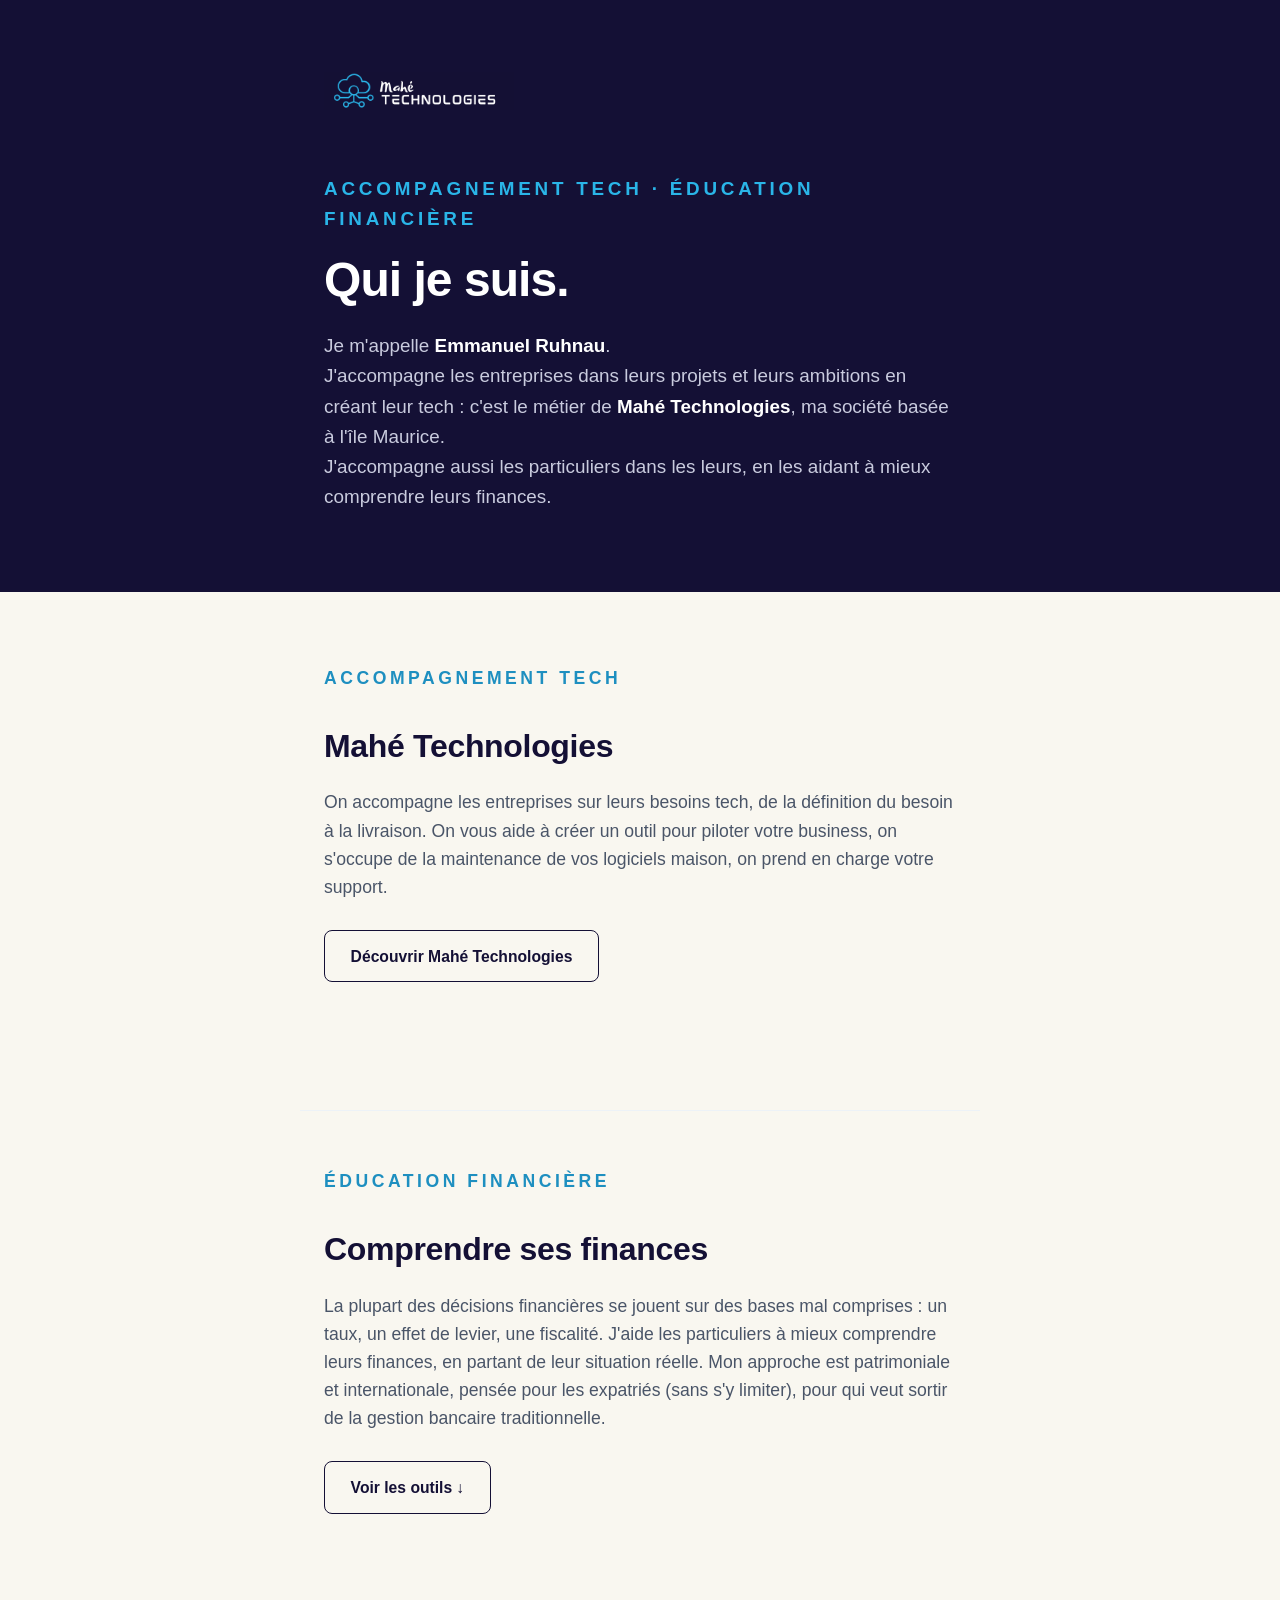
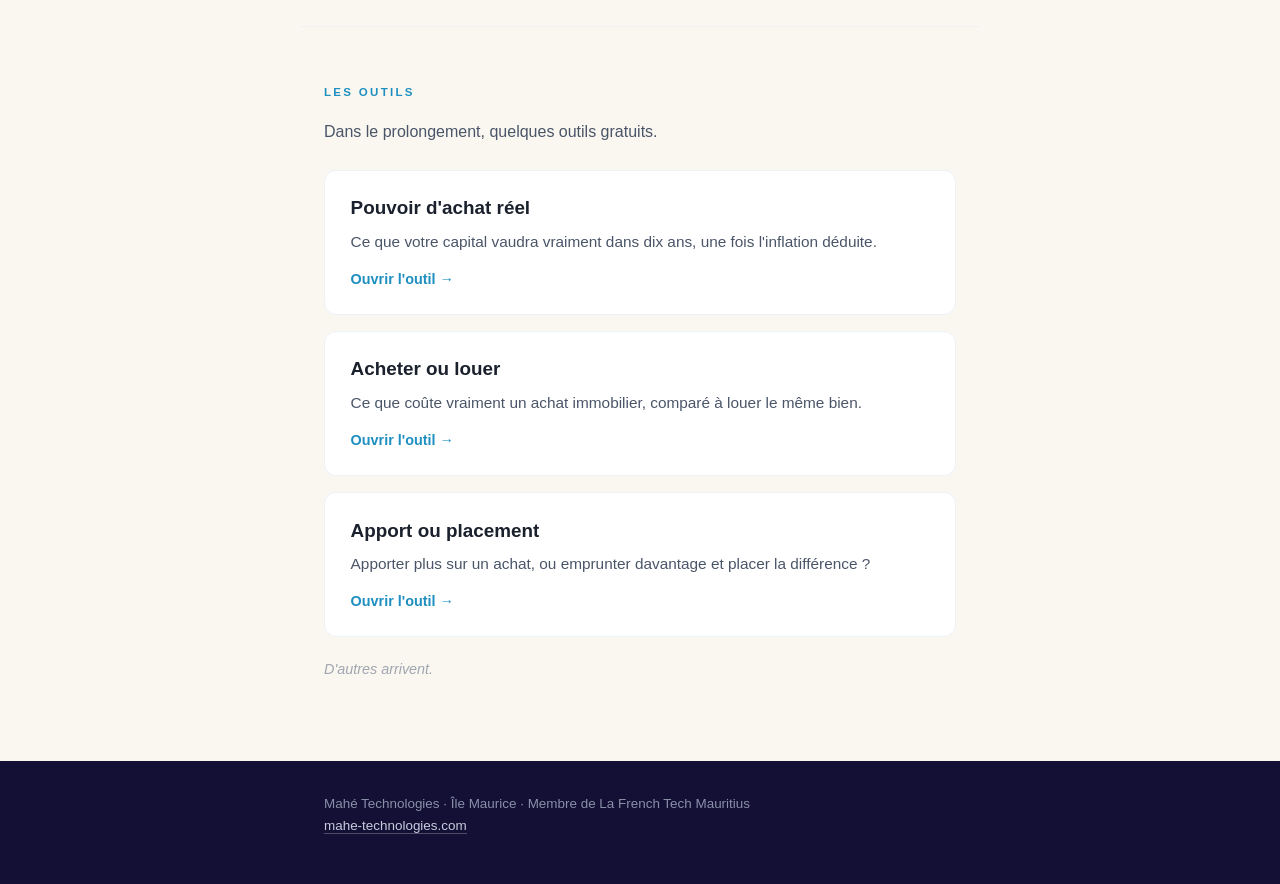
<file: index.html>
<!DOCTYPE html>
<html lang="fr">
<head>
<meta charset="UTF-8">
<meta name="viewport" content="width=device-width, initial-scale=1.0">
<title>Emmanuel Ruhnau · Accompagnement tech et éducation financière</title>
<meta name="description" content="Emmanuel Ruhnau, dirigeant de Mahé Technologies. Accompagnement tech et éducation financière.">
<link rel="icon" type="image/png" href="[data-uri]">
<style>
  :root{
    --nuit:#141035;
    --electrique:#2AB5E8;
    --electrique-d:#1E8FC0;
    --casse:#F9F7F0;
    --blanc:#FFFFFF;
    --anthracite:#1A202C;
    --gris:#4A5568;
    --gris-clair:#EDF2F7;
  }
  *{box-sizing:border-box;margin:0;padding:0}
  html{scroll-behavior:smooth}
  body{
    font-family:"Segoe UI",Roboto,-apple-system,BlinkMacSystemFont,sans-serif;
    color:var(--anthracite);background:var(--casse);line-height:1.6;
    -webkit-font-smoothing:antialiased;
  }
  .col{width:100%;max-width:680px;margin:0 auto;padding:0 1.5rem}
  .eyebrow{font-size:.72rem;font-weight:700;letter-spacing:.2em;text-transform:uppercase;margin-bottom:1.1rem}

  /* HERO sombre — le coeur */
  .hero{background:var(--nuit);color:var(--blanc);padding:clamp(2.5rem,7vw,4.5rem) 0 clamp(3rem,8vw,5rem)}
  .hero img.logo{height:38px;width:auto;margin-bottom:clamp(2.5rem,7vw,4rem);display:block}
  .hero .eyebrow{color:var(--electrique)}
  .hero h1{font-size:clamp(1.9rem,5.5vw,3rem);font-weight:700;line-height:1.15;letter-spacing:-.02em;color:var(--blanc);margin-bottom:1.5rem}
  .hero p{font-size:clamp(1.02rem,2.6vw,1.18rem);color:#C9CBDE;max-width:37em}
  .hero p strong{color:var(--blanc);font-weight:600}

  /* MAHE clair — le coeur (volet tech) */
  .mahe{background:var(--casse);padding:clamp(3rem,8vw,4.5rem) 0}
  .mahe .eyebrow{color:var(--electrique-d)}
  .mahe h2{font-size:clamp(1.5rem,4.2vw,2rem);font-weight:700;color:var(--nuit);margin-bottom:1rem;letter-spacing:-.01em}
  .mahe p{color:var(--gris);max-width:38em;margin-bottom:1.8rem;font-size:clamp(1rem,2.4vw,1.1rem)}
  .btn{display:inline-block;text-decoration:none;color:var(--nuit);border:1.5px solid var(--nuit);border-radius:8px;padding:.8rem 1.6rem;font-weight:600;font-size:.98rem;transition:background .18s ease,color .18s ease}
  .btn:hover,.btn:focus-visible{background:var(--nuit);color:var(--blanc);outline:none}

  /* EDUCATION clair — le coeur (volet finance) */
  .edu{background:var(--casse);padding:clamp(2.5rem,6vw,3.5rem) 0}
  .edu .col{border-top:1px solid var(--gris-clair);padding-top:clamp(2.5rem,6vw,3.5rem)}
  .edu .eyebrow{color:var(--electrique-d)}
  .edu h2{font-size:clamp(1.5rem,4.2vw,2rem);font-weight:700;color:var(--nuit);margin-bottom:1rem;letter-spacing:-.01em}
  .edu p{color:var(--gris);max-width:38em;margin-bottom:1.8rem;font-size:clamp(1rem,2.4vw,1.1rem)}

  /* OUTILS clair — annexe, en bas */
  .tools{background:var(--casse);padding:clamp(2.5rem,6vw,3.5rem) 0 clamp(3rem,8vw,5rem)}
  .tools .col{border-top:1px solid var(--gris-clair);padding-top:clamp(2.5rem,6vw,3.5rem)}
  .tools .eyebrow{color:var(--electrique-d)}
  .tools .lead{color:var(--gris);font-size:1rem;margin-bottom:1.6rem;max-width:38em}
  .card{display:block;text-decoration:none;background:var(--blanc);border:1px solid var(--gris-clair);border-radius:12px;padding:1.4rem 1.6rem;margin-bottom:1rem;transition:transform .18s ease,box-shadow .18s ease,border-color .18s ease}
  .card:hover,.card:focus-visible{transform:translateY(-3px);border-color:var(--electrique);box-shadow:0 12px 28px rgba(20,16,53,.10);outline:none}
  .card h3{font-size:1.18rem;font-weight:700;color:var(--anthracite);margin-bottom:.4rem}
  .card p{color:var(--gris);font-size:.96rem;max-width:40em}
  .card .go{display:inline-block;margin-top:.85rem;color:var(--electrique-d);font-weight:600;font-size:.9rem}
  .soon{color:#A0A6B0;font-size:.9rem;margin-top:1.3rem;font-style:italic}

  /* FOOTER */
  footer{background:var(--nuit);color:#8A8FA8;padding:2rem 0 3rem;font-size:.84rem}
  footer a{color:#C9CBDE;text-decoration:none;border-bottom:1px solid rgba(255,255,255,.25)}
  footer a:hover{color:var(--electrique);border-color:var(--electrique)}

  :focus-visible{outline:2px solid var(--electrique);outline-offset:3px}
  @media (prefers-reduced-motion:reduce){*{transition:none!important;scroll-behavior:auto!important}}
</style>
</head>
<body>

  <section class="hero">
    <div class="col">
      <img class="logo" src="[data-uri]" alt="Mahé Technologies">
      <p class="eyebrow">Accompagnement tech · Éducation financière</p>
      <h1>Qui je suis.</h1>
      <p>Je m'appelle <strong>Emmanuel Ruhnau</strong>. <br />J'accompagne les entreprises dans leurs projets et leurs ambitions en créant leur tech : c'est le métier de <strong>Mahé Technologies</strong>, ma société basée à l'île Maurice. <br /> J'accompagne aussi les particuliers dans les leurs, en les aidant à mieux comprendre leurs finances.</p>
    </div>
  </section>

  <section class="mahe">
    <div class="col">
      <p class="eyebrow">Accompagnement tech</p>
      <h2>Mahé Technologies</h2>
      <p>On accompagne les entreprises sur leurs besoins tech, de la définition du besoin à la livraison. On vous aide à créer un outil pour piloter votre business, on s'occupe de la maintenance de vos logiciels maison, on prend en charge votre support.</p>
      <a class="btn" href="https://www.mahe-technologies.com" target="_blank" rel="noopener">Découvrir Mahé Technologies</a>
    </div>
  </section>

  <section class="edu">
    <div class="col">
      <p class="eyebrow">Éducation financière</p>
      <h2>Comprendre ses finances</h2>
      <p>La plupart des décisions financières se jouent sur des bases mal comprises : un taux, un effet de levier, une fiscalité. J'aide les particuliers à mieux comprendre leurs finances, en partant de leur situation réelle. Mon approche est patrimoniale et internationale, pensée pour les expatriés (sans s'y limiter), pour qui veut sortir de la gestion bancaire traditionnelle.</p>
      <a class="btn" href="#outils">Voir les outils ↓</a>
    </div>
  </section>

  <section class="tools" id="outils">
    <div class="col">
      <p class="eyebrow">Les outils</p>
      <p class="lead">Dans le prolongement, quelques outils gratuits. </p>

      <a class="card" href="./pouvoir-achat/">
        <h3>Pouvoir d'achat réel</h3>
        <p>Ce que votre capital vaudra vraiment dans dix ans, une fois l'inflation déduite.</p>
        <span class="go">Ouvrir l'outil →</span>
      </a>

      <a class="card" href="./acheter-ou-louer/">
        <h3>Acheter ou louer</h3>
        <p>Ce que coûte vraiment un achat immobilier, comparé à louer le même bien.</p>
        <span class="go">Ouvrir l'outil →</span>
      </a>

      <a class="card" href="./apport-ou-placement/">
        <h3>Apport ou placement</h3>
        <p>Apporter plus sur un achat, ou emprunter davantage et placer la différence ?</p>
        <span class="go">Ouvrir l'outil →</span>
      </a>

      <p class="soon">D'autres arrivent.</p>
    </div>
  </section>

  <footer>
    <div class="col">
      Mahé Technologies · Île Maurice · Membre de La French Tech Mauritius<br>
      <a href="https://www.mahe-technologies.com" target="_blank" rel="noopener">mahe-technologies.com</a>
    </div>
  </footer>

</body>
</html>
</file>
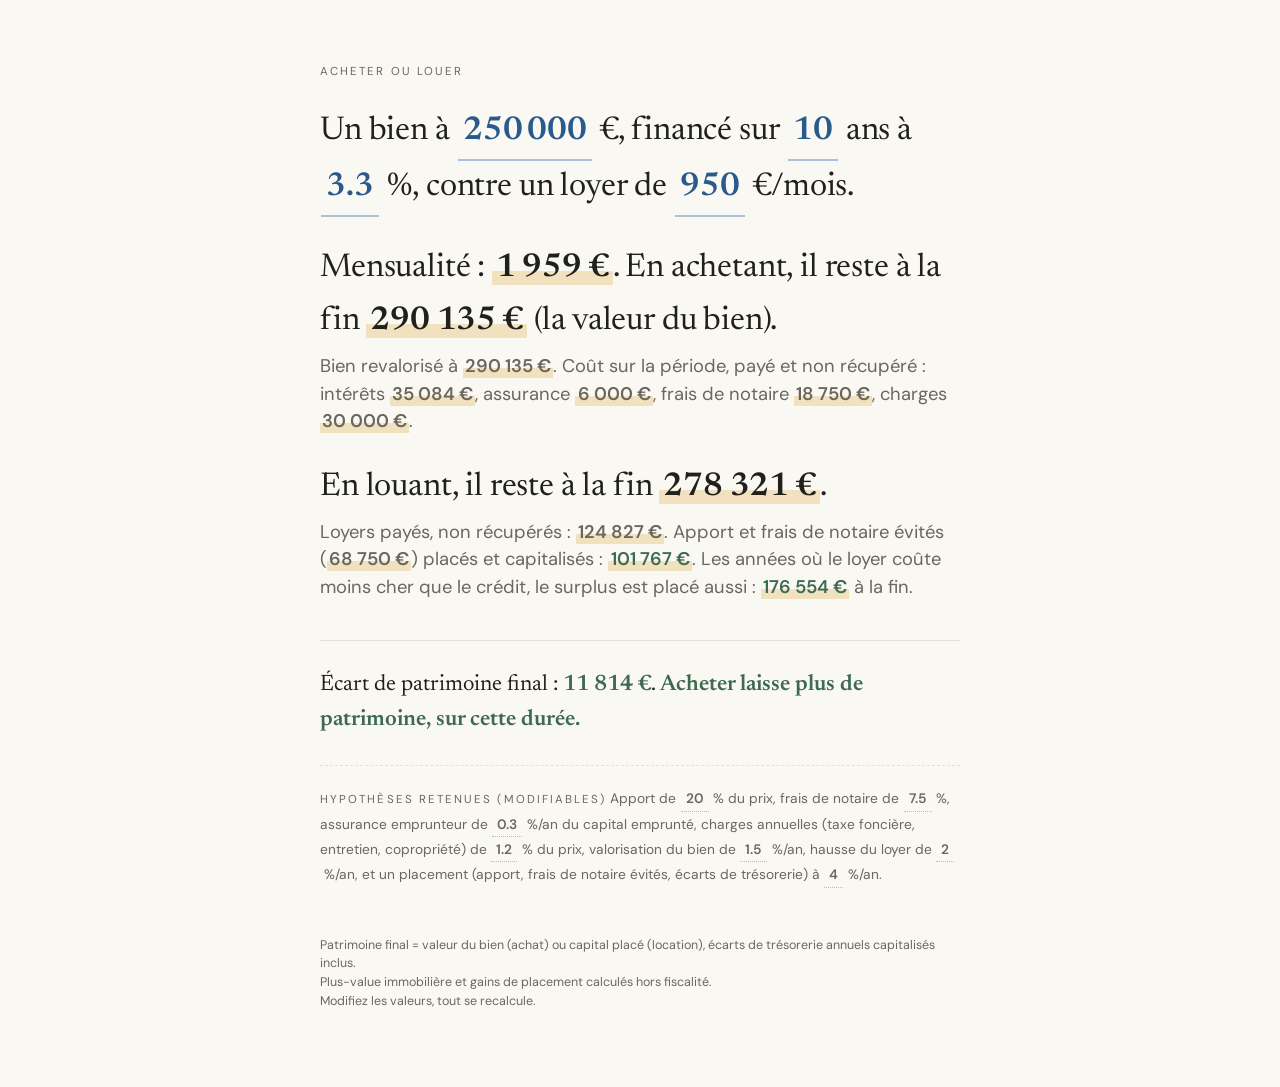
<file: acheter-ou-louer/index.html>
<!DOCTYPE html>
<html lang="fr">
<head>
<meta charset="UTF-8">
<meta name="viewport" content="width=device-width, initial-scale=1.0">
<title>Vaut-il mieux acheter ou louer ?</title>
<meta name="description" content="Acheter ou louer ce logement : ce qu'il reste sur le compte à la fin, dans les deux cas. Valeur du bien ou capital placé, en une phrase.">
<link rel="preconnect" href="https://fonts.googleapis.com">
<link rel="preconnect" href="https://fonts.gstatic.com" crossorigin>
<link href="https://fonts.googleapis.com/css2?family=Newsreader:ital,opsz,wght@0,6..72,400;0,6..72,500;0,6..72,600;1,6..72,400&family=DM+Sans:wght@400;500&display=swap" rel="stylesheet">
<link rel="stylesheet" href="../assets/outils.css">
</head>
<body>
  <main class="wrap">
    <p class="eyebrow">Acheter ou louer</p>

    <p class="statement">
      Un bien à
      <input class="fill" id="prix" inputmode="decimal" aria-label="Prix du bien en euros" value="250000">&nbsp;€,
      financé sur
      <input class="fill" id="n" inputmode="numeric" aria-label="Durée en années" value="10">&nbsp;ans
      à
      <input class="fill" id="rc" inputmode="decimal" aria-label="Taux du crédit en pourcent" value="3.3">&nbsp;%,
      contre un loyer de
      <input class="fill" id="loyer" inputmode="decimal" aria-label="Loyer mensuel en euros" value="950">&nbsp;€/mois.
    </p>

    <p class="statement">
      Mensualité : <span class="answer" id="mensualite">0&nbsp;€</span>.
      En achetant, il reste à la fin <span class="answer" id="patrimoineAchat">0&nbsp;€</span> (la valeur du bien).
      <small class="detail">Bien revalorisé à <span class="answer" id="valeurBien">0&nbsp;€</span>. Coût sur la période, payé et non récupéré : intérêts <span class="answer" id="interets">0&nbsp;€</span>, assurance <span class="answer" id="assurance">0&nbsp;€</span>, frais de notaire <span class="answer" id="notaire">0&nbsp;€</span>, charges <span class="answer" id="charges">0&nbsp;€</span>. <span id="buySideWrap">Les années où le crédit coûte moins cher que le loyer, le surplus est placé : <span class="answer is-gain" id="buySideFV">0&nbsp;€</span> à la fin.</span></small>
    </p>

    <p class="statement">
      En louant, il reste à la fin <span class="answer" id="patrimoineLocation">0&nbsp;€</span>.
      <small class="detail">Loyers payés, non récupérés : <span class="answer" id="totalLoyers">0&nbsp;€</span>. Apport et frais de notaire évités (<span class="answer" id="capitalInitial">0&nbsp;€</span>) placés et capitalisés : <span class="answer is-gain" id="k0FV">0&nbsp;€</span>. <span id="rentSideWrap">Les années où le loyer coûte moins cher que le crédit, le surplus est placé aussi : <span class="answer is-gain" id="rentSideFV">0&nbsp;€</span> à la fin.</span></small>
    </p>

    <p class="verdict" id="verdict">
      Écart de patrimoine final : <span class="num" id="delta">0&nbsp;€</span>. <b id="line">Ça se neutralise.</b>
    </p>

    <p class="assumptions">
      <span class="eyebrow">Hypothèses retenues (modifiables)</span>
      Apport de <input class="fill-sub" id="apportPct" inputmode="decimal" aria-label="Apport en pourcent du prix" value="20">&nbsp;% du prix,
      frais de notaire de <input class="fill-sub" id="notairePct" inputmode="decimal" aria-label="Frais de notaire en pourcent" value="7.5">&nbsp;%,
      assurance emprunteur de <input class="fill-sub" id="assurancePct" inputmode="decimal" aria-label="Assurance emprunteur en pourcent par an" value="0.3">&nbsp;%/an du capital emprunté,
      charges annuelles (taxe foncière, entretien, copropriété) de <input class="fill-sub" id="chargesPct" inputmode="decimal" aria-label="Charges annuelles en pourcent du prix" value="1.2">&nbsp;% du prix,
      valorisation du bien de <input class="fill-sub" id="valorPct" inputmode="decimal" aria-label="Valorisation annuelle en pourcent" value="1.5">&nbsp;%/an,
      hausse du loyer de <input class="fill-sub" id="loyerIdxPct" inputmode="decimal" aria-label="Revalorisation du loyer en pourcent" value="2">&nbsp;%/an,
      et un placement (apport, frais de notaire évités, écarts de trésorerie) à <input class="fill-sub" id="altPct" inputmode="decimal" aria-label="Rendement alternatif en pourcent" value="4">&nbsp;%/an.
    </p>

    <p class="foot">
      Patrimoine final = valeur du bien (achat) ou capital placé (location), écarts de trésorerie annuels capitalisés inclus.<br>
      Plus-value immobilière et gains de placement calculés hors fiscalité.<br>
      Modifiez les valeurs, tout se recalcule.
    </p>
  </main>

  <span id="measure" aria-hidden="true"></span>

<script>
(function(){
  const eur = new Intl.NumberFormat('fr-FR',{style:'currency',currency:'EUR',maximumFractionDigits:0,minimumFractionDigits:0});
  const eurSigned = (x)=> (x>=0?'+':'−') + eur.format(Math.abs(x));
  const grp = new Intl.NumberFormat('fr-FR',{maximumFractionDigits:2});

  const prix=document.getElementById('prix'), n=document.getElementById('n'), rc=document.getElementById('rc'),
        loyer=document.getElementById('loyer'), apportPct=document.getElementById('apportPct'),
        notairePct=document.getElementById('notairePct'), assurancePct=document.getElementById('assurancePct'),
        chargesPct=document.getElementById('chargesPct'),
        valorPct=document.getElementById('valorPct'), loyerIdxPct=document.getElementById('loyerIdxPct'),
        altPct=document.getElementById('altPct');
  const elMensualite=document.getElementById('mensualite'),
        elPatrimoineAchat=document.getElementById('patrimoineAchat'),
        elValeurBien=document.getElementById('valeurBien'),
        elInterets=document.getElementById('interets'), elAssurance=document.getElementById('assurance'),
        elNotaire=document.getElementById('notaire'), elCharges=document.getElementById('charges'),
        elBuySideWrap=document.getElementById('buySideWrap'), elBuySideFV=document.getElementById('buySideFV'),
        elPatrimoineLocation=document.getElementById('patrimoineLocation'),
        elTotalLoyers=document.getElementById('totalLoyers'),
        elCapitalInitial=document.getElementById('capitalInitial'), elK0FV=document.getElementById('k0FV'),
        elRentSideWrap=document.getElementById('rentSideWrap'), elRentSideFV=document.getElementById('rentSideFV'),
        elDelta=document.getElementById('delta'), elLine=document.getElementById('line'),
        verdict=document.getElementById('verdict');
  const measure=document.getElementById('measure');
  const inputs=[prix,n,rc,loyer,apportPct,notairePct,assurancePct,chargesPct,valorPct,loyerIdxPct,altPct];

  function parse(v){ return parseFloat(String(v).replace(/\s| /g,'').replace(',','.')) || 0; }

  function sizeOf(inp){
    const cs=getComputedStyle(inp);
    measure.style.font=cs.font;
    measure.style.fontWeight=cs.fontWeight;
    measure.style.letterSpacing=cs.letterSpacing;
    measure.textContent=inp.value.length?inp.value:inp.placeholder||'0';
    inp.style.width=(measure.offsetWidth+10)+'px';
  }

  function nbsp(s){ return s.replace(/\s/g,' '); }

  function pop(el){ el.classList.remove('pop'); void el.offsetWidth; el.classList.add('pop'); }

  function compute(){
    const Prix=parse(prix.value), N=Math.max(parse(n.value),1), Rc=parse(rc.value)/100,
          Loyer=parse(loyer.value), ApportPct=parse(apportPct.value)/100, NotairePct=parse(notairePct.value)/100,
          AssurancePct=parse(assurancePct.value)/100,
          ChargesPct=parse(chargesPct.value)/100, ValorPct=parse(valorPct.value)/100,
          LoyerIdxPct=parse(loyerIdxPct.value)/100, AltPct=parse(altPct.value)/100;

    // --- Acheter : coût du crédit, et valeur du bien à la fin ---
    const apport = Prix*ApportPct;
    const emprunt = Prix - apport;
    const notaireCost = Prix*NotairePct;
    const i = Rc/12, m = N*12;
    const mensualite = i===0 ? emprunt/m : emprunt*i/(1-Math.pow(1+i,-m));
    const totalRemb = mensualite*m;
    const interets = totalRemb - emprunt;
    const assuranceAnnual = emprunt*AssurancePct; // calculée sur le capital initial, comme la plupart des contrats
    const assuranceTotal = assuranceAnnual*N;
    const chargesAnnual = Prix*ChargesPct;
    const chargesTotal = chargesAnnual*N;
    const prixFutur = Prix*Math.pow(1+ValorPct,N);

    // --- Louer : ce qu'on évite de payer, et ce qu'on place à la place ---
    const loyerAnnuel0 = Loyer*12;
    const g = LoyerIdxPct;
    const totalLoyers = g===0 ? loyerAnnuel0*N : loyerAnnuel0*((Math.pow(1+g,N)-1)/g);
    const K0 = apport + notaireCost; // si on loue, ni l'un ni l'autre n'est dépensé : capital disponible pour investir

    // --- Écart de trésorerie chaque année : qui paie moins investit la différence ---
    const buyerAnnualCost = mensualite*12 + assuranceAnnual + chargesAnnual;
    let rentSideFV = 0, buySideFV = 0;
    for(let t=1; t<=N; t++){
      const rentAnnual = loyerAnnuel0*Math.pow(1+g, t-1);
      const growth = Math.pow(1+AltPct, N-t);
      const diff = buyerAnnualCost - rentAnnual;
      if(diff > 0) rentSideFV += diff*growth;
      else if(diff < 0) buySideFV += (-diff)*growth;
    }

    const K0FV = K0*Math.pow(1+AltPct, N);
    const patrimoineAchat = prixFutur + buySideFV;
    const patrimoineLocation = K0FV + rentSideFV;
    const delta = patrimoineAchat - patrimoineLocation; // >0 : acheter laisse plus de patrimoine

    elMensualite.textContent = nbsp(eur.format(mensualite));
    elPatrimoineAchat.textContent = nbsp(eur.format(patrimoineAchat));
    elValeurBien.textContent = nbsp(eur.format(prixFutur));
    elInterets.textContent = nbsp(eur.format(interets));
    elAssurance.textContent = nbsp(eur.format(assuranceTotal));
    elNotaire.textContent = nbsp(eur.format(notaireCost));
    elCharges.textContent = nbsp(eur.format(chargesTotal));
    elBuySideWrap.style.display = buySideFV > 1 ? '' : 'none';
    elBuySideFV.textContent = nbsp(eur.format(buySideFV));

    elPatrimoineLocation.textContent = nbsp(eur.format(patrimoineLocation));
    elTotalLoyers.textContent = nbsp(eur.format(totalLoyers));
    elCapitalInitial.textContent = nbsp(eur.format(K0));
    elK0FV.textContent = nbsp(eur.format(K0FV));
    elRentSideWrap.style.display = rentSideFV > 1 ? '' : 'none';
    elRentSideFV.textContent = nbsp(eur.format(rentSideFV));

    elDelta.textContent = nbsp(eur.format(Math.abs(delta)));

    const tol = Math.max(500, Math.abs(Prix)*0.004);
    verdict.classList.remove('is-gain','is-perte','is-flat');
    if(delta > tol){ verdict.classList.add('is-gain'); elLine.textContent='Acheter laisse plus de patrimoine, sur cette durée.'; }
    else if(delta < -tol){ verdict.classList.add('is-perte'); elLine.textContent='Louer laisse plus de patrimoine, sur cette durée.'; }
    else{ verdict.classList.add('is-flat'); elLine.textContent='Les deux options se neutralisent presque.'; }

    pop(elMensualite); pop(elPatrimoineAchat); pop(elValeurBien); pop(elInterets); pop(elAssurance); pop(elNotaire); pop(elCharges); pop(elBuySideFV);
    pop(elPatrimoineLocation); pop(elTotalLoyers); pop(elCapitalInitial); pop(elK0FV); pop(elRentSideFV); pop(elDelta);
  }

  inputs.forEach(inp=>{
    inp.addEventListener('input',()=>{ sizeOf(inp); compute(); });
    inp.addEventListener('focus',()=>{ inp.value=inp.value.replace(/\s| /g,''); sizeOf(inp); inp.select(); });
    inp.addEventListener('blur',()=>{
      if(inp===prix || inp===loyer){ const v=parse(inp.value); inp.value=v?grp.format(v):''; }
      sizeOf(inp);
    });
  });

  if(document.fonts && document.fonts.ready){
    document.fonts.ready.then(()=>{ inputs.forEach(sizeOf); });
  }
  prix.value=grp.format(parse(prix.value));
  loyer.value=grp.format(parse(loyer.value));
  inputs.forEach(sizeOf);
  compute();
})();
</script>
</body>
</html>
</file>
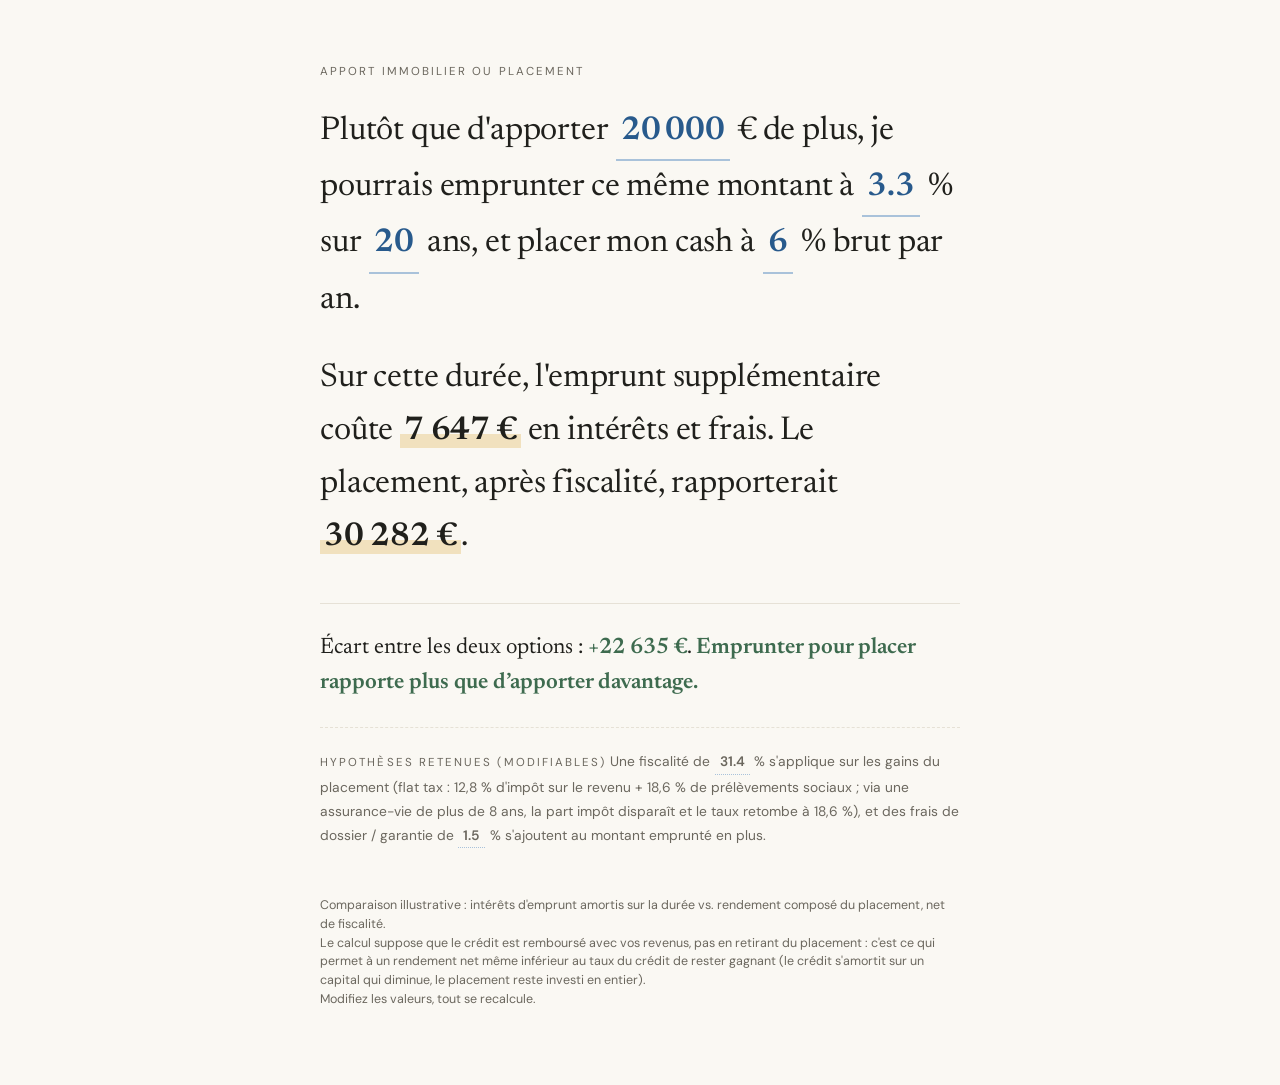
<file: apport-ou-placement/index.html>
<!DOCTYPE html>
<html lang="fr">
<head>
<meta charset="UTF-8">
<meta name="viewport" content="width=device-width, initial-scale=1.0">
<title>Apport ou placement ?</title>
<meta name="description" content="Plutôt apporter plus sur un achat immobilier, ou emprunter davantage pour garder du cash à placer ? La comparaison, en une phrase.">
<link rel="preconnect" href="https://fonts.googleapis.com">
<link rel="preconnect" href="https://fonts.gstatic.com" crossorigin>
<link href="https://fonts.googleapis.com/css2?family=Newsreader:ital,opsz,wght@0,6..72,400;0,6..72,500;0,6..72,600;1,6..72,400&family=DM+Sans:wght@400;500&display=swap" rel="stylesheet">
<link rel="stylesheet" href="../assets/outils.css">
</head>
<body>
  <main class="wrap">
    <p class="eyebrow">Apport immobilier ou placement</p>

    <p class="statement">
      Plutôt que d'apporter
      <input class="fill" id="x" inputmode="decimal" aria-label="Montant en euros" value="20000">&nbsp;€ de plus,
      je pourrais emprunter ce même montant à
      <input class="fill" id="rc" inputmode="decimal" aria-label="Taux du crédit en pourcent" value="3.3">&nbsp;%
      sur
      <input class="fill" id="n" inputmode="numeric" aria-label="Durée en années" value="20">&nbsp;ans,
      et placer mon cash à
      <input class="fill" id="rp" inputmode="decimal" aria-label="Rendement brut du placement en pourcent" value="6">&nbsp;% brut par an.
    </p>

    <p class="statement">
      Sur cette durée, l'emprunt supplémentaire coûte <span class="answer" id="coutCredit">0&nbsp;€</span> en intérêts et frais.
      Le placement, après fiscalité, rapporterait <span class="answer" id="gainNet">0&nbsp;€</span>.
    </p>

    <p class="verdict" id="verdict">
      Écart entre les deux options : <span class="num" id="delta">0&nbsp;€</span>. <b id="line">Ça se neutralise.</b>
    </p>

    <p class="assumptions">
      <span class="eyebrow">Hypothèses retenues (modifiables)</span>
      Une fiscalité de <input class="fill-sub" id="fisc" inputmode="decimal" aria-label="Fiscalité sur les gains en pourcent" value="31.4">&nbsp;% s'applique sur les gains du placement (flat tax : 12,8&nbsp;% d'impôt sur le revenu + 18,6&nbsp;% de prélèvements sociaux ; via une assurance-vie de plus de 8 ans, la part impôt disparaît et le taux retombe à 18,6&nbsp;%),
      et des frais de dossier / garantie de <input class="fill-sub" id="frais" inputmode="decimal" aria-label="Frais sur le crédit en pourcent" value="1.5">&nbsp;% s'ajoutent au montant emprunté en plus.
    </p>

    <p class="foot">
      Comparaison illustrative : intérêts d'emprunt amortis sur la durée vs. rendement composé du placement, net de fiscalité.<br>
      Le calcul suppose que le crédit est remboursé avec vos revenus, pas en retirant du placement : c'est ce qui permet à un rendement net même inférieur au taux du crédit de rester gagnant (le crédit s'amortit sur un capital qui diminue, le placement reste investi en entier).<br>
      Modifiez les valeurs, tout se recalcule.
    </p>
  </main>

  <span id="measure" aria-hidden="true"></span>

<script>
(function(){
  const eur = new Intl.NumberFormat('fr-FR',{style:'currency',currency:'EUR',maximumFractionDigits:0,minimumFractionDigits:0});
  const eurSigned = (x)=> (x>=0?'+':'−') + eur.format(Math.abs(x));
  const grp = new Intl.NumberFormat('fr-FR',{maximumFractionDigits:2});

  const x=document.getElementById('x'), rc=document.getElementById('rc'), n=document.getElementById('n'),
        rp=document.getElementById('rp'), fisc=document.getElementById('fisc'), frais=document.getElementById('frais');
  const elCoutCredit=document.getElementById('coutCredit'), elGainNet=document.getElementById('gainNet'),
        elDelta=document.getElementById('delta'), elLine=document.getElementById('line'),
        verdict=document.getElementById('verdict');
  const measure=document.getElementById('measure');
  const inputs=[x,rc,n,rp,fisc,frais];

  function parse(v){ return parseFloat(String(v).replace(/\s| /g,'').replace(',','.')) || 0; }

  function sizeOf(inp){
    const cs=getComputedStyle(inp);
    measure.style.font=cs.font;
    measure.style.fontWeight=cs.fontWeight;
    measure.style.letterSpacing=cs.letterSpacing;
    measure.textContent=inp.value.length?inp.value:inp.placeholder||'0';
    inp.style.width=(measure.offsetWidth+10)+'px';
  }

  function nbsp(s){ return s.replace(/\s/g,' '); }

  function pop(el){ el.classList.remove('pop'); void el.offsetWidth; el.classList.add('pop'); }

  function compute(){
    const X=parse(x.value), Rc=parse(rc.value)/100, N=Math.max(parse(n.value),1),
          RpBrut=parse(rp.value)/100, Fisc=parse(fisc.value)/100, Frais=parse(frais.value)/100;

    // Coût du crédit additionnel : intérêts d'un prêt amorti sur N ans + frais de dossier/garantie
    const i = Rc/12, m = N*12;
    const mensualite = i===0 ? X/m : X*i/(1-Math.pow(1+i,-m));
    const totalRemb = mensualite*m;
    const interets = totalRemb - X;
    const fraisCredit = X*Frais;
    const coutCredit = interets + fraisCredit;

    // Gain du placement : capitalisation au taux brut, flat tax appliquée sur le gain total à la sortie
    const valeurBrute = X*Math.pow(1+RpBrut,N);
    const gainBrut = valeurBrute - X;
    const gainNet = gainBrut*(1-Fisc);

    const delta = gainNet - coutCredit;

    elCoutCredit.textContent = nbsp(eur.format(coutCredit));
    elGainNet.textContent = nbsp(eur.format(gainNet));
    elDelta.textContent = nbsp(eurSigned(delta));

    const tol = Math.max(50, Math.abs(X)*0.003);
    verdict.classList.remove('is-gain','is-perte','is-flat');
    if(delta>tol){ verdict.classList.add('is-gain'); elLine.textContent='Emprunter pour placer rapporte plus que d’apporter davantage.'; }
    else if(delta<-tol){ verdict.classList.add('is-perte'); elLine.textContent='Apporter plus reste la meilleure option : l’écart de taux ne joue pas en votre faveur.'; }
    else{ verdict.classList.add('is-flat'); elLine.textContent='Les deux options se neutralisent presque.'; }

    pop(elCoutCredit); pop(elGainNet); pop(elDelta);
  }

  inputs.forEach(inp=>{
    inp.addEventListener('input',()=>{ sizeOf(inp); compute(); });
    inp.addEventListener('focus',()=>{ inp.value=inp.value.replace(/\s| /g,''); sizeOf(inp); inp.select(); });
    inp.addEventListener('blur',()=>{
      if(inp===x){ const v=parse(inp.value); inp.value=v?grp.format(v):''; }
      sizeOf(inp);
    });
  });

  if(document.fonts && document.fonts.ready){
    document.fonts.ready.then(()=>{ inputs.forEach(sizeOf); });
  }
  x.value=grp.format(parse(x.value));
  inputs.forEach(sizeOf);
  compute();
})();
</script>
</body>
</html>
</file>
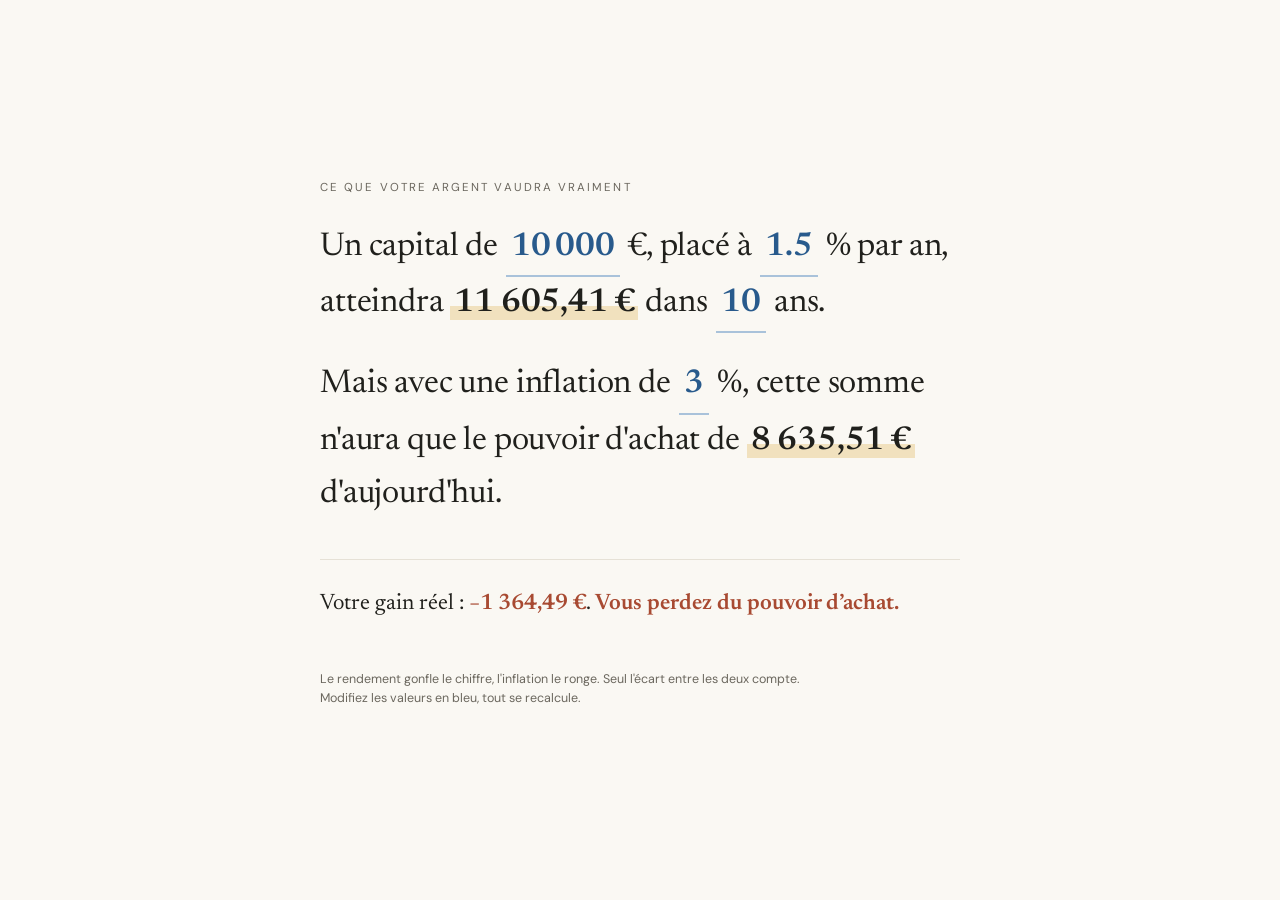
<file: pouvoir-achat/index.html>
<!DOCTYPE html>
<html lang="fr">
<head>
<meta charset="UTF-8">
<meta name="viewport" content="width=device-width, initial-scale=1.0">
<title>Votre argent, vraiment</title>
<meta name="description" content="Ce que votre capital vaudra vraiment, une fois l'inflation déduite. En une phrase.">
<link rel="preconnect" href="https://fonts.googleapis.com">
<link rel="preconnect" href="https://fonts.gstatic.com" crossorigin>
<link href="https://fonts.googleapis.com/css2?family=Newsreader:ital,opsz,wght@0,6..72,400;0,6..72,500;0,6..72,600;1,6..72,400&family=DM+Sans:wght@400;500&display=swap" rel="stylesheet">
<link rel="stylesheet" href="../assets/outils.css">
</head>
<body>
  <main class="wrap">
    <p class="eyebrow">Ce que votre argent vaudra vraiment</p>

    <p class="statement">
      Un capital de
      <input class="fill" id="cap" inputmode="decimal" aria-label="Capital de départ en euros" value="10000">&nbsp;€,
      placé à
      <input class="fill" id="rdt" inputmode="decimal" aria-label="Rendement annuel en pourcent" value="1.5">&nbsp;% par an,
      atteindra <span class="answer" id="final">13&nbsp;439,16&nbsp;€</span>
      dans
      <input class="fill" id="dur" inputmode="numeric" aria-label="Durée en années" value="10">&nbsp;ans.
    </p>

    <p class="statement">
      Mais avec une inflation de
      <input class="fill" id="inf" inputmode="decimal" aria-label="Inflation annuelle en pourcent" value="3">&nbsp;%,
      cette somme n'aura que le pouvoir d'achat de
      <span class="answer" id="equiv">10&nbsp;000&nbsp;€</span>
      d'aujourd'hui.
    </p>

    <p class="verdict" id="verdict">
      Votre gain réel : <span class="num" id="real">+0&nbsp;€</span>. <b id="line">Vous faites du surplace.</b>
    </p>

    <p class="foot">
      Le rendement gonfle le chiffre, l'inflation le ronge. Seul l'écart entre les deux compte.<br>
      Modifiez les valeurs en bleu, tout se recalcule.
    </p>
  </main>

  <span id="measure" aria-hidden="true"></span>

<script>
(function(){
  const eur = new Intl.NumberFormat('fr-FR',{style:'currency',currency:'EUR',maximumFractionDigits:2,minimumFractionDigits:0});
  const eurSigned = (x)=> (x>=0?'+':'\u2212') + eur.format(Math.abs(x));
  const grp = new Intl.NumberFormat('fr-FR',{maximumFractionDigits:2});

  const cap=document.getElementById('cap'),rdt=document.getElementById('rdt'),
        dur=document.getElementById('dur'),inf=document.getElementById('inf');
  const elFinal=document.getElementById('final'),elEquiv=document.getElementById('equiv'),
        elReal=document.getElementById('real'),elLine=document.getElementById('line'),
        verdict=document.getElementById('verdict');
  const measure=document.getElementById('measure');
  const inputs=[cap,rdt,dur,inf];

  function parse(v){ return parseFloat(String(v).replace(/\s|\u00a0/g,'').replace(',','.')) || 0; }

  function sizeOf(inp){
    const cs=getComputedStyle(inp);
    measure.style.font=cs.font;
    measure.style.fontWeight=cs.fontWeight;
    measure.style.letterSpacing=cs.letterSpacing;
    measure.textContent=inp.value.length?inp.value:inp.placeholder||'0';
    inp.style.width=(measure.offsetWidth+10)+'px';
  }

  function nbsp(s){ return s.replace(/\s/g,'\u00a0'); }

  function pop(el){ el.classList.remove('pop'); void el.offsetWidth; el.classList.add('pop'); }

  function compute(){
    const c=parse(cap.value), r=parse(rdt.value)/100, n=parse(dur.value), i=parse(inf.value)/100;
    const final=c*Math.pow(1+r,n);
    const equiv=final/Math.pow(1+i,n);
    const real=equiv-c;

    elFinal.textContent=nbsp(eur.format(final));
    elEquiv.textContent=nbsp(eur.format(equiv));
    elReal.textContent=nbsp(eurSigned(real));

    const tol=Math.max(1, Math.abs(c)*0.0005);
    verdict.classList.remove('is-gain','is-perte','is-flat');
    if(real>tol){ verdict.classList.add('is-gain'); elLine.textContent='Vous gagnez du pouvoir d\u2019achat.'; }
    else if(real<-tol){ verdict.classList.add('is-perte'); elLine.textContent='Vous perdez du pouvoir d\u2019achat.'; }
    else{ verdict.classList.add('is-flat'); elLine.textContent='Vous faites du surplace.'; }

    pop(elFinal); pop(elEquiv); pop(elReal);
  }

  inputs.forEach(inp=>{
    inp.addEventListener('input',()=>{ sizeOf(inp); compute(); });
    inp.addEventListener('focus',()=>{ inp.value=inp.value.replace(/\s|\u00a0/g,''); sizeOf(inp); inp.select(); });
    inp.addEventListener('blur',()=>{
      if(inp===cap){ const v=parse(inp.value); inp.value=v?grp.format(v):''; }
      sizeOf(inp);
    });
  });

  if(document.fonts && document.fonts.ready){
    document.fonts.ready.then(()=>{ inputs.forEach(sizeOf); });
  }
  cap.value=grp.format(parse(cap.value));
  inputs.forEach(sizeOf);
  compute();
})();
</script>
</body>
</html>
</file>
<file: assets/outils.css>
/* Style commun à tous les calculateurs (pouvoir-achat, acheter-ou-louer, apport-ou-placement, ...) */

:root{
  --paper:#FAF8F3;
  --ink:#20201C;
  --ink-soft:#6B675E;
  --pen:#285A8C;
  --pen-line:#A9C2DA;
  --mark:#F1E1BE;
  --gain:#3E6B4F;
  --perte:#A84A32;
  --rule:#E6E1D6;
}
*{box-sizing:border-box}
html,body{margin:0;padding:0}
body{
  background:var(--paper);
  color:var(--ink);
  font-family:"Newsreader",Georgia,serif;
  -webkit-font-smoothing:antialiased;
  display:flex;
  flex-direction:column;
  align-items:center;
  min-height:100vh;
  padding:clamp(1.5rem,5vw,4rem) 1.25rem;
}
.wrap{width:100%;max-width:640px;margin:auto 0}
.eyebrow{
  font-family:"DM Sans",system-ui,sans-serif;
  font-size:.72rem;
  letter-spacing:.18em;
  text-transform:uppercase;
  color:var(--ink-soft);
  margin:0 0 1.6rem;
}
.statement{
  font-size:clamp(1.45rem,4.6vw,2.05rem);
  line-height:1.62;
  font-weight:400;
  letter-spacing:-.005em;
  margin:0;
}
.statement + .statement{margin-top:1.55rem}

/* Petite note de calcul accolée à une phrase, pour clarifier ce qu'un chiffre inclut
   sans alourdir la phrase principale */
.statement .detail{
  display:block;
  font-family:"DM Sans",system-ui,sans-serif;
  font-size:.56em;
  font-style:normal;
  letter-spacing:0;
  color:var(--ink-soft);
  line-height:1.5;
  margin-top:.3rem;
}

/* Signature : les nombres se remplissent dans la phrase, comme une ligne à compléter */
input.fill{
  font:inherit;
  color:var(--pen);
  font-weight:600;
  background:transparent;
  border:none;
  border-bottom:2px solid var(--pen-line);
  text-align:center;
  padding:0 .08em .04em;
  margin:0 .04em;
  width:2ch;
  transition:border-color .18s ease, background .18s ease;
  border-radius:2px 2px 0 0;
}
input.fill:hover{background:rgba(40,90,140,.06)}
input.fill:focus{outline:none;border-color:var(--pen);background:rgba(40,90,140,.08)}

/* Les réponses : surlignées, c'est le site qui les calcule */
.answer{
  font-weight:600;
  white-space:nowrap;
  background:linear-gradient(180deg,transparent 58%,var(--mark) 58%);
  padding:0 .12em;
}
/* Pour distinguer un gain (plus-value, gain de placement) d'une charge :
   même format, mais coloré comme dans le verdict, pas neutre comme un coût */
.answer.is-gain{color:var(--gain)}
.answer.is-perte{color:var(--perte)}

.verdict{
  margin-top:2.4rem;
  padding-top:1.7rem;
  border-top:1px solid var(--rule);
  font-size:clamp(1.15rem,3.6vw,1.4rem);
  line-height:1.55;
}
.verdict .num{font-weight:600}
.verdict.is-gain .num,.verdict.is-gain b{color:var(--gain)}
.verdict.is-perte .num,.verdict.is-perte b{color:var(--perte)}
.verdict.is-flat .num,.verdict.is-flat b{color:var(--ink-soft)}
.verdict b{font-weight:600}

/* Hypothèses secondaires : pré-remplies, modifiables, mais volontairement discrètes
   (pas dans la phrase principale, pour garder le calculateur simple et percutant) */
.assumptions{
  font-family:"DM Sans",system-ui,sans-serif;
  font-size:.86rem;
  color:var(--ink-soft);
  line-height:1.75;
  margin-top:1.7rem;
  padding-top:1.3rem;
  border-top:1px dashed var(--rule);
}
.assumptions .eyebrow{margin-bottom:.7rem}
input.fill-sub{
  font:inherit;
  font-weight:600;
  color:var(--ink-soft);
  background:transparent;
  border:none;
  border-bottom:1.5px dotted var(--pen-line);
  text-align:center;
  padding:0 .06em .02em;
  margin:0 .03em;
  width:2ch;
  transition:border-color .18s ease, background .18s ease, color .18s ease;
}
input.fill-sub:hover{background:rgba(40,90,140,.05);color:var(--pen)}
input.fill-sub:focus{outline:none;border-color:var(--pen);background:rgba(40,90,140,.07);color:var(--pen)}

.foot{
  font-family:"DM Sans",system-ui,sans-serif;
  font-size:.78rem;
  color:var(--ink-soft);
  margin-top:3rem;
  line-height:1.5;
}
.foot a{color:var(--pen);text-decoration:none;border-bottom:1px solid var(--pen-line)}

#measure{position:absolute;visibility:hidden;white-space:pre;left:-9999px;top:-9999px}

.pop{animation:pop .35s ease}
@keyframes pop{
  0%{opacity:.35;transform:translateY(2px)}
  100%{opacity:1;transform:translateY(0)}
}
@media (prefers-reduced-motion:reduce){
  *{animation:none!important;transition:none!important}
}
</file>
